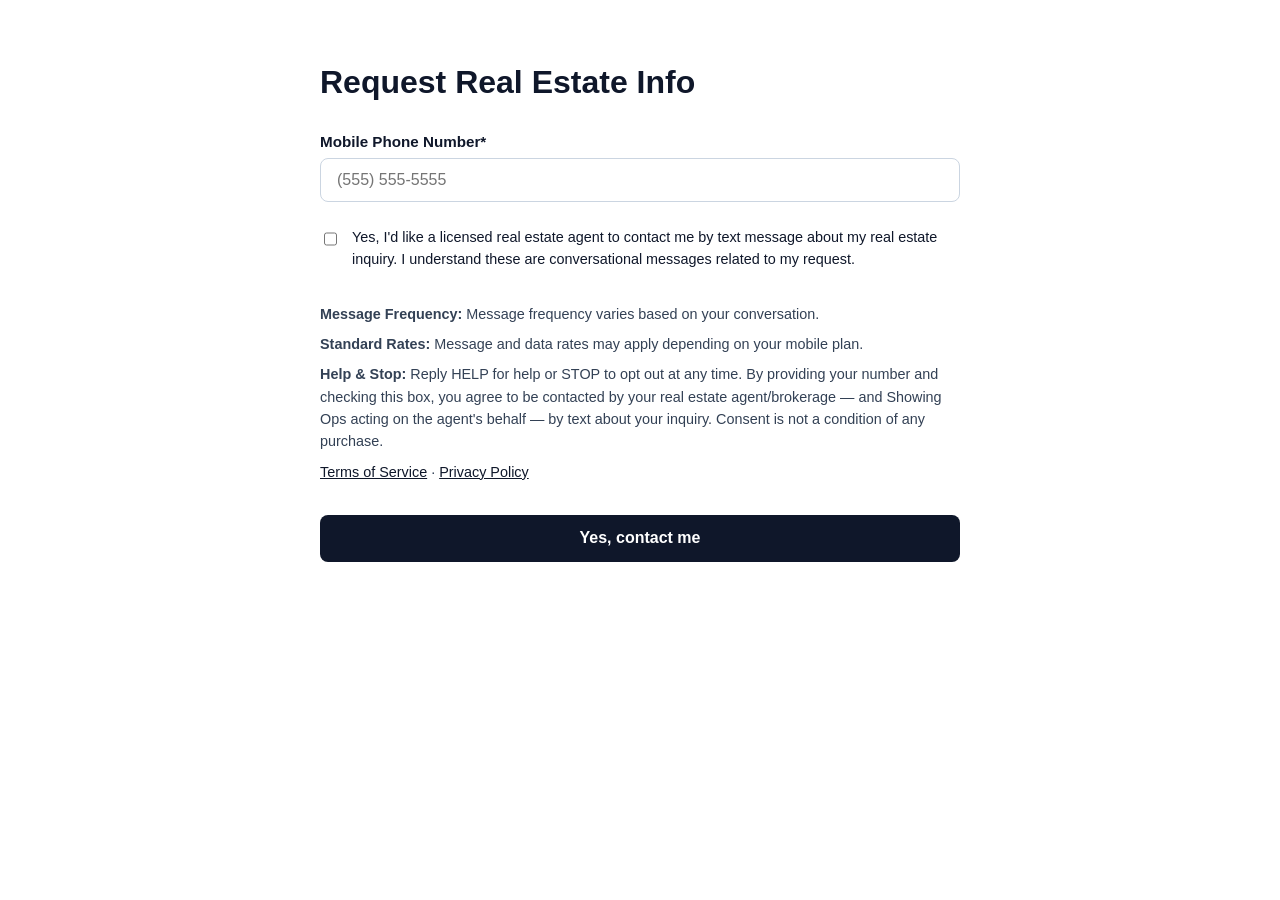
<file: public/lead-optin/index.html>
<!doctype html>
<html lang="en">
<head>
<meta charset="utf-8" />
<meta name="viewport" content="width=device-width, initial-scale=1" />
<title>Request Real Estate Info | Showing Ops</title>
<meta name="description" content="Request to be contacted by a licensed real estate agent by text message about your real estate inquiry." />
<link rel="canonical" href="https://showingops.com/lead-optin" />
<style>
  body { font-family: -apple-system, BlinkMacSystemFont, "Segoe UI", Roboto, sans-serif; background:#fff; color:#0f172a; margin:0; padding:4rem 1.5rem; }
  .wrap { max-width: 640px; margin: 0 auto; }
  h1 { font-size: 2rem; margin: 0 0 2rem; }
  label { display:block; font-weight:600; margin-bottom:.5rem; font-size:.95rem; }
  input[type=tel] { width:100%; box-sizing:border-box; padding:.75rem 1rem; border:1px solid #cbd5e1; border-radius:.5rem; font-size:1rem; }
  .row { display:flex; gap:.75rem; align-items:flex-start; margin: 1.5rem 0; }
  .row input[type=checkbox] { margin-top:.25rem; width:1.15rem; height:1.15rem; }
  .info p { font-size:.9rem; color:#334155; line-height:1.55; margin:.5rem 0; }
  button { width:100%; background:#0f172a; color:#fff; border:0; padding:.9rem 1.25rem; font-size:1rem; font-weight:600; border-radius:.5rem; cursor:pointer; margin-top:1.5rem; }
  a { color:#0f172a; }
</style>
</head>
<body>
<main class="wrap">
  <h1>Request Real Estate Info</h1>
  <form method="post" action="/lead-optin">
    <div>
      <label for="phone">Mobile Phone Number*</label>
      <input id="phone" name="phone" type="tel" required placeholder="(555) 555-5555" autocomplete="tel" />
    </div>
    <div class="row">
      <input id="consent" name="consent" type="checkbox" value="yes" />
      <label for="consent" style="font-weight:400; font-size:.9rem; line-height:1.55;">
        Yes, I'd like a licensed real estate agent to contact me by text message about my real estate inquiry. I understand these are conversational messages related to my request.
      </label>
    </div>
    <div class="info">
      <p><strong>Message Frequency:</strong> Message frequency varies based on your conversation.</p>
      <p><strong>Standard Rates:</strong> Message and data rates may apply depending on your mobile plan.</p>
      <p><strong>Help &amp; Stop:</strong> Reply HELP for help or STOP to opt out at any time. By providing your number and checking this box, you agree to be contacted by your real estate agent/brokerage — and Showing Ops acting on the agent's behalf — by text about your inquiry. Consent is not a condition of any purchase.</p>
      <p><a href="/terms">Terms of Service</a> · <a href="/privacy">Privacy Policy</a></p>
    </div>
    <button type="submit">Yes, contact me</button>
  </form>
</main>
</body>
</html>
</file>
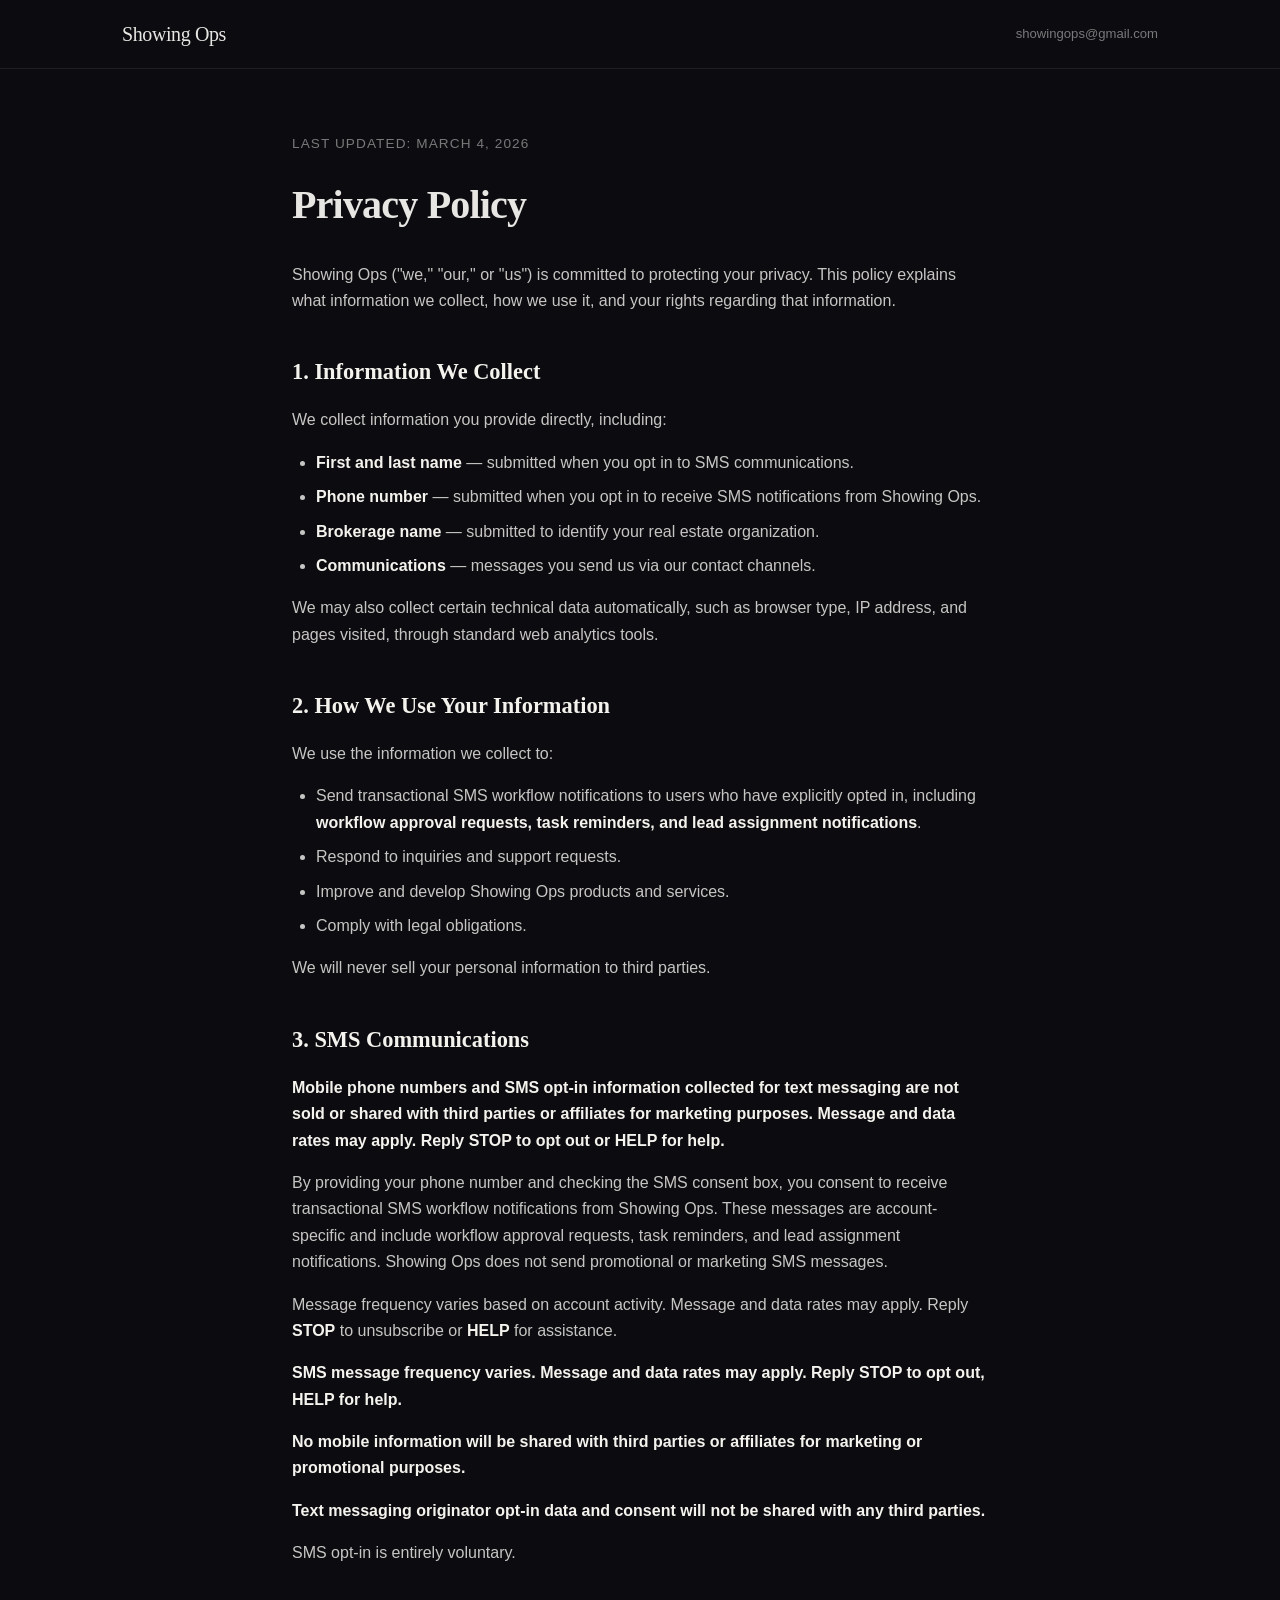
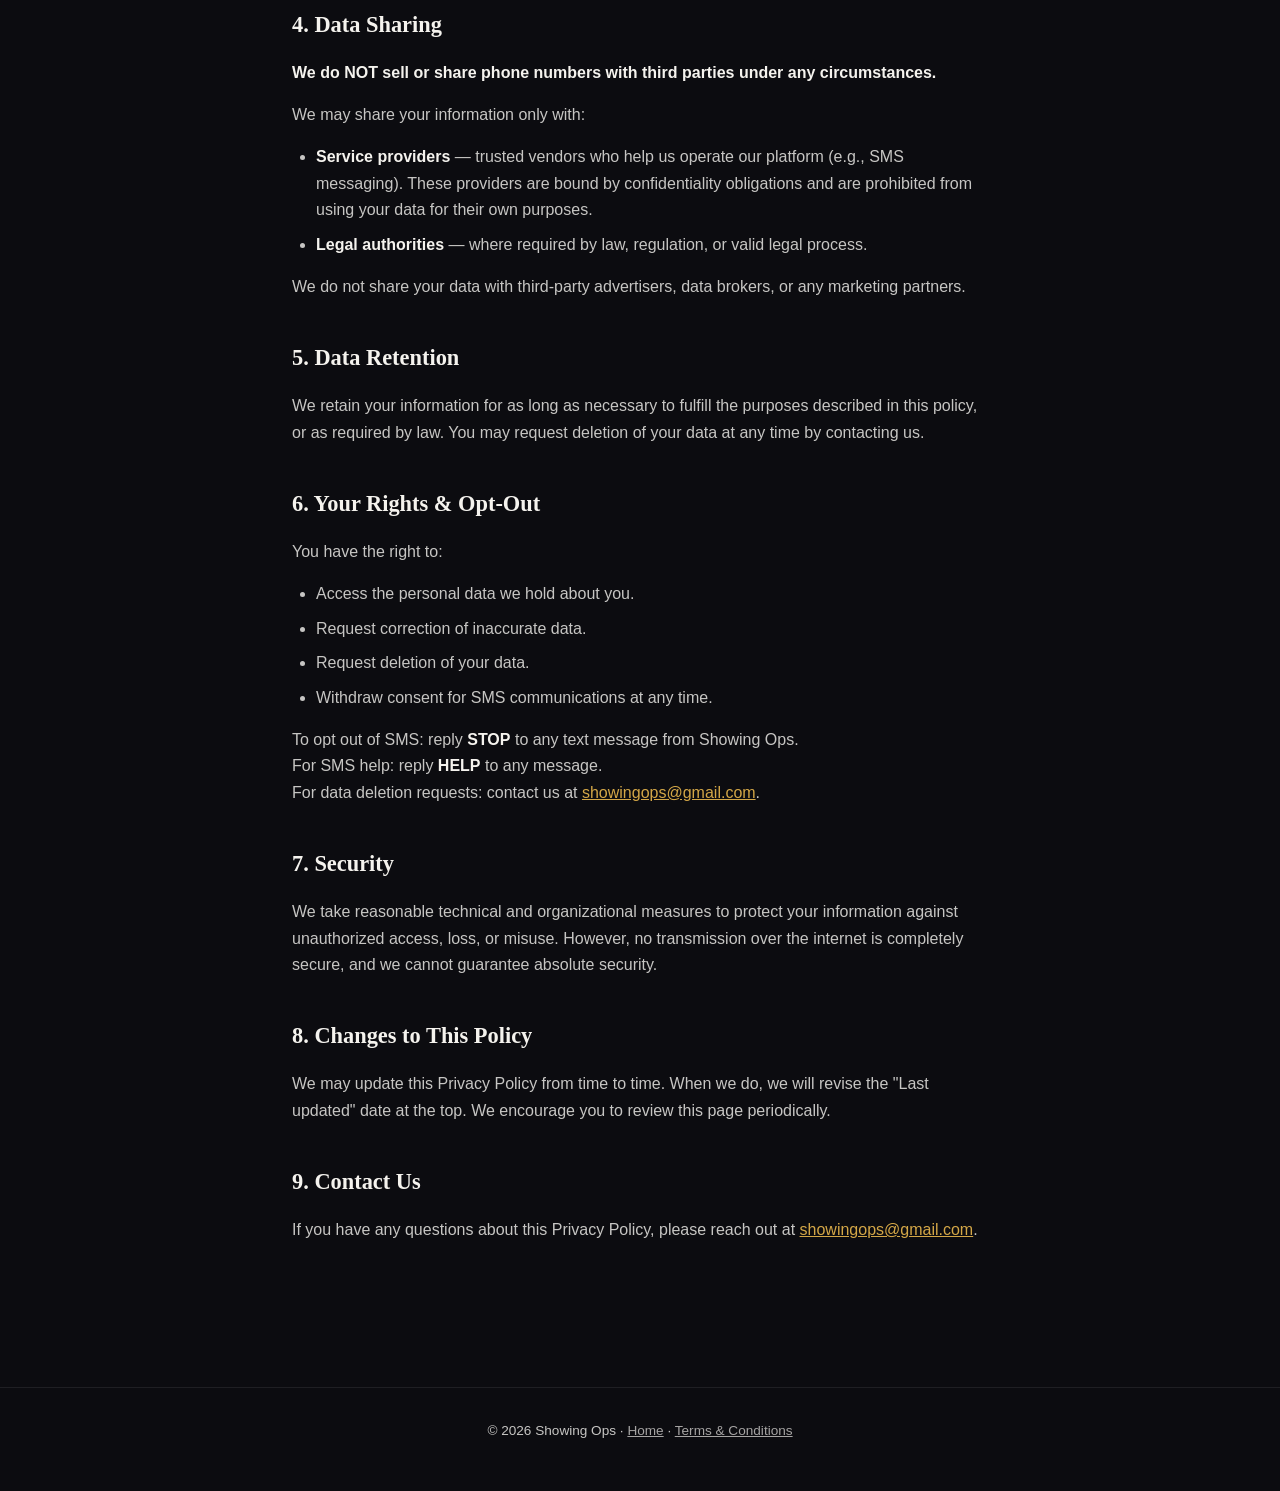
<file: public/privacy/index.html>
<!doctype html>
<html lang="en">
  <head>
    <meta charset="UTF-8" />
    <meta name="viewport" content="width=device-width, initial-scale=1.0" />
    <title>Privacy Policy | Showing Ops</title>
    <meta name="description" content="Showing Ops Privacy Policy. We do not sell or share phone numbers with third parties. SMS opt-in data and consent will not be shared with any third parties." />
    <meta name="robots" content="index, follow" />
    <link rel="canonical" href="https://showingops.com/privacy" />
    <link rel="icon" href="/favicon.png" type="image/png" />
    <style>
      *,*::before,*::after{box-sizing:border-box;margin:0;padding:0}
      body{font-family:-apple-system,BlinkMacSystemFont,'Segoe UI',sans-serif;background:#0c0c10;color:#e8e6e3;line-height:1.65}
      a{color:#d4a747;text-decoration:underline}
      header{border-bottom:1px solid rgba(255,255,255,0.08);background:rgba(12,12,16,0.95)}
      .nav-inner{max-width:1100px;margin:0 auto;padding:1.1rem 2rem;display:flex;align-items:center;justify-content:space-between}
      .logo{font-family:Georgia,'Times New Roman',serif;font-size:1.25rem;color:#e8e6e3;text-decoration:none;letter-spacing:-0.02em}
      .nav-contact{font-size:0.82rem;color:rgba(232,230,227,0.5);text-decoration:none}
      main{max-width:760px;margin:0 auto;padding:4rem 2rem}
      h1{font-family:Georgia,serif;font-size:2.5rem;margin:0.5rem 0 1.5rem;letter-spacing:-0.02em}
      h2{font-family:Georgia,serif;font-size:1.4rem;margin:2.5rem 0 1rem;color:#f5f3ee}
      p,ul{margin-bottom:1rem;color:rgba(232,230,227,0.85)}
      ul{padding-left:1.5rem}
      li{margin-bottom:0.5rem}
      strong{color:#f5f3ee}
      .updated{font-size:0.85rem;color:rgba(232,230,227,0.5);text-transform:uppercase;letter-spacing:0.08em}
      address{font-style:normal;margin-top:0.5rem;color:rgba(232,230,227,0.85)}
      footer{border-top:1px solid rgba(255,255,255,0.08);padding:2rem;text-align:center;font-size:0.85rem;color:rgba(232,230,227,0.5);margin-top:4rem}
      footer a{color:rgba(232,230,227,0.7)}
    </style>
  </head>
  <body>
    <header>
      <div class="nav-inner">
        <a href="/" class="logo">Showing Ops</a>
        <a href="mailto:showingops@gmail.com" class="nav-contact">showingops@gmail.com</a>
      </div>
    </header>

    <main>
      <p class="updated">Last updated: March 4, 2026</p>
      <h1>Privacy Policy</h1>
      <p>Showing Ops ("we," "our," or "us") is committed to protecting your privacy. This policy explains what information we collect, how we use it, and your rights regarding that information.</p>

      <h2>1. Information We Collect</h2>
      <p>We collect information you provide directly, including:</p>
      <ul>
        <li><strong>First and last name</strong> — submitted when you opt in to SMS communications.</li>
        <li><strong>Phone number</strong> — submitted when you opt in to receive SMS notifications from Showing Ops.</li>
        <li><strong>Brokerage name</strong> — submitted to identify your real estate organization.</li>
        <li><strong>Communications</strong> — messages you send us via our contact channels.</li>
      </ul>
      <p>We may also collect certain technical data automatically, such as browser type, IP address, and pages visited, through standard web analytics tools.</p>

      <h2>2. How We Use Your Information</h2>
      <p>We use the information we collect to:</p>
      <ul>
        <li>Send transactional SMS workflow notifications to users who have explicitly opted in, including <strong>workflow approval requests, task reminders, and lead assignment notifications</strong>.</li>
        <li>Respond to inquiries and support requests.</li>
        <li>Improve and develop Showing Ops products and services.</li>
        <li>Comply with legal obligations.</li>
      </ul>
      <p>We will never sell your personal information to third parties.</p>

      <h2>3. SMS Communications</h2>
      <p><strong>Mobile phone numbers and SMS opt-in information collected for text messaging are not sold or shared with third parties or affiliates for marketing purposes. Message and data rates may apply. Reply STOP to opt out or HELP for help.</strong></p>
      <p>By providing your phone number and checking the SMS consent box, you consent to receive transactional SMS workflow notifications from Showing Ops. These messages are account-specific and include workflow approval requests, task reminders, and lead assignment notifications. Showing Ops does not send promotional or marketing SMS messages.</p>
      <p>Message frequency varies based on account activity. Message and data rates may apply. Reply <strong>STOP</strong> to unsubscribe or <strong>HELP</strong> for assistance.</p>
      <p><strong>SMS message frequency varies. Message and data rates may apply. Reply STOP to opt out, HELP for help.</strong></p>
      <p><strong>No mobile information will be shared with third parties or affiliates for marketing or promotional purposes.</strong></p>
      <p><strong>Text messaging originator opt-in data and consent will not be shared with any third parties.</strong></p>
      <p>SMS opt-in is entirely voluntary.</p>

      <h2>4. Data Sharing</h2>
      <p><strong>We do NOT sell or share phone numbers with third parties under any circumstances.</strong></p>
      <p>We may share your information only with:</p>
      <ul>
        <li><strong>Service providers</strong> — trusted vendors who help us operate our platform (e.g., SMS messaging). These providers are bound by confidentiality obligations and are prohibited from using your data for their own purposes.</li>
        <li><strong>Legal authorities</strong> — where required by law, regulation, or valid legal process.</li>
      </ul>
      <p>We do not share your data with third-party advertisers, data brokers, or any marketing partners.</p>

      <h2>5. Data Retention</h2>
      <p>We retain your information for as long as necessary to fulfill the purposes described in this policy, or as required by law. You may request deletion of your data at any time by contacting us.</p>

      <h2>6. Your Rights &amp; Opt-Out</h2>
      <p>You have the right to:</p>
      <ul>
        <li>Access the personal data we hold about you.</li>
        <li>Request correction of inaccurate data.</li>
        <li>Request deletion of your data.</li>
        <li>Withdraw consent for SMS communications at any time.</li>
      </ul>
      <p>
        To opt out of SMS: reply <strong>STOP</strong> to any text message from Showing Ops.<br />
        For SMS help: reply <strong>HELP</strong> to any message.<br />
        For data deletion requests: contact us at <a href="mailto:showingops@gmail.com">showingops@gmail.com</a>.
      </p>

      <h2>7. Security</h2>
      <p>We take reasonable technical and organizational measures to protect your information against unauthorized access, loss, or misuse. However, no transmission over the internet is completely secure, and we cannot guarantee absolute security.</p>

      <h2>8. Changes to This Policy</h2>
      <p>We may update this Privacy Policy from time to time. When we do, we will revise the "Last updated" date at the top. We encourage you to review this page periodically.</p>

      <h2>9. Contact Us</h2>
      <p>If you have any questions about this Privacy Policy, please reach out at <a href="mailto:showingops@gmail.com">showingops@gmail.com</a>.</p>
    </main>

    <footer>
      <p>&copy; 2026 Showing Ops · <a href="/">Home</a> · <a href="/terms">Terms &amp; Conditions</a></p>
    </footer>
  </body>
</html>
</file>
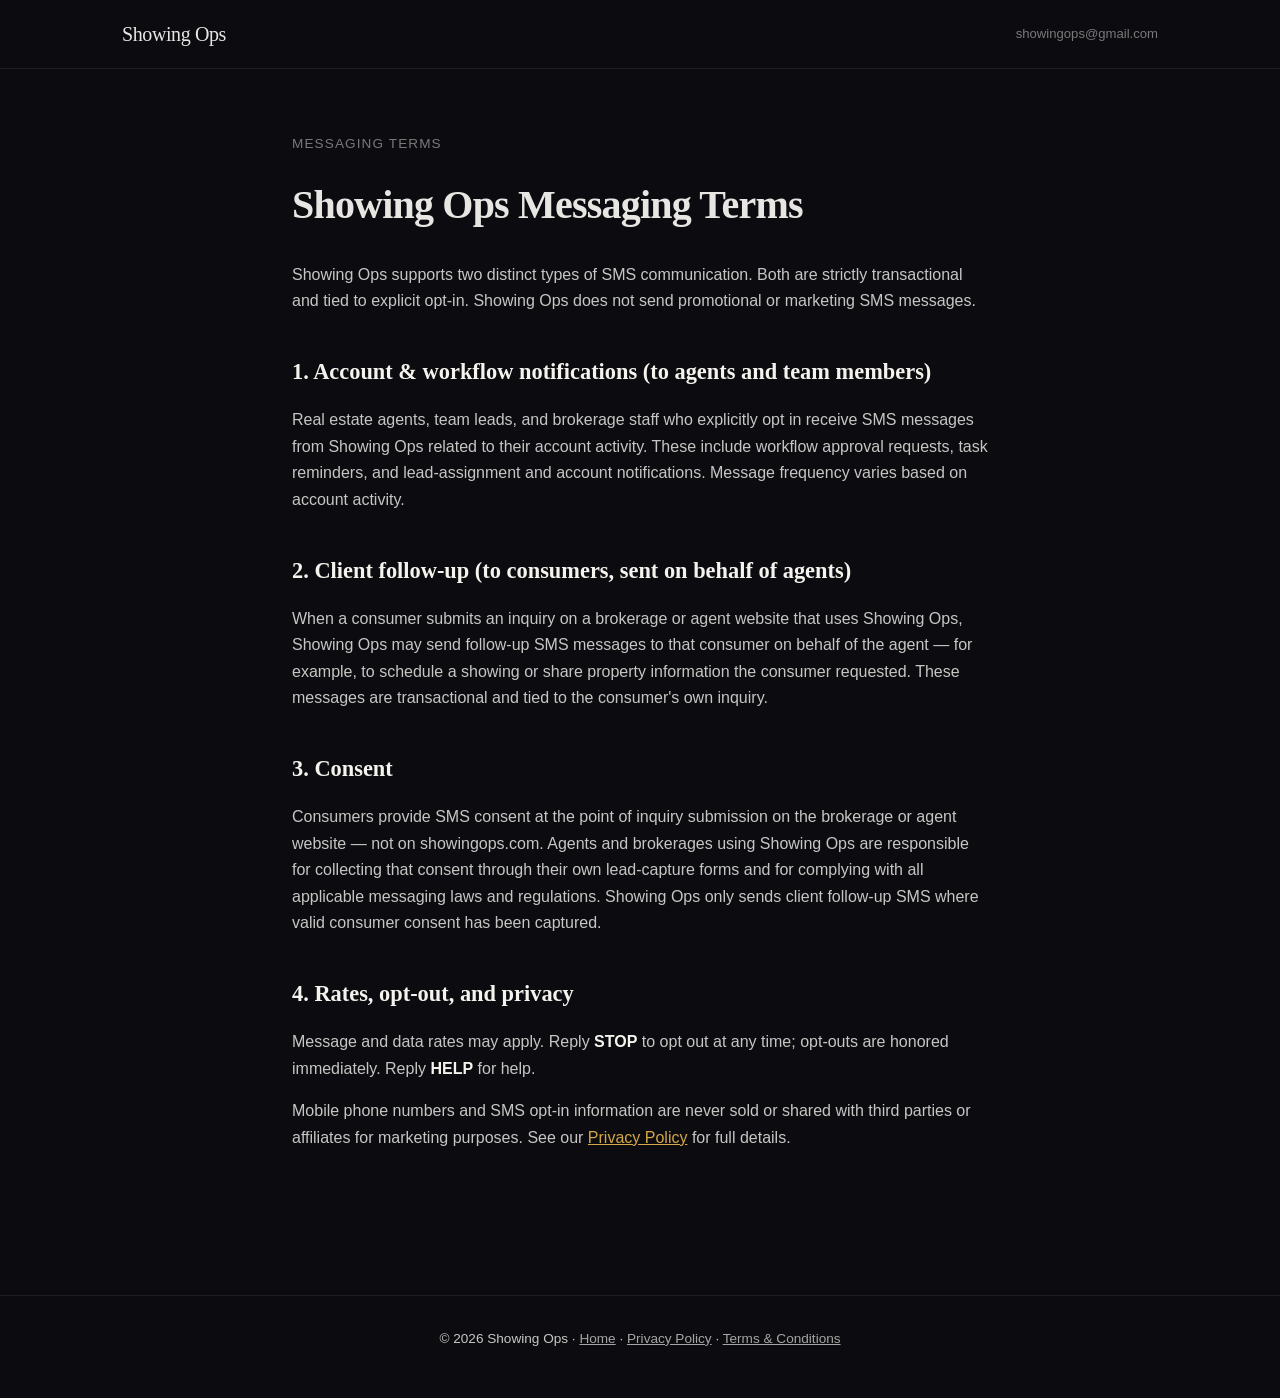
<file: public/sms-opt-in/index.html>
<!doctype html>
<html lang="en">
  <head>
    <meta charset="UTF-8" />
    <meta name="viewport" content="width=device-width, initial-scale=1.0" />
    <title>Messaging Terms | Showing Ops</title>
    <meta name="description" content="Showing Ops Messaging Terms. Transactional SMS only: account & workflow notifications to opted-in agents, and client follow-up to consumers who provided consent at inquiry." />
    <meta name="robots" content="index, follow" />
    <link rel="canonical" href="https://showingops.com/sms-opt-in" />
    <link rel="icon" href="/favicon.png" type="image/png" />
    <style>
      *,*::before,*::after{box-sizing:border-box;margin:0;padding:0}
      body{font-family:-apple-system,BlinkMacSystemFont,'Segoe UI',sans-serif;background:#0c0c10;color:#e8e6e3;line-height:1.65}
      a{color:#d4a747;text-decoration:underline}
      header{border-bottom:1px solid rgba(255,255,255,0.08);background:rgba(12,12,16,0.95)}
      .nav-inner{max-width:1100px;margin:0 auto;padding:1.1rem 2rem;display:flex;align-items:center;justify-content:space-between}
      .logo{font-family:Georgia,'Times New Roman',serif;font-size:1.25rem;color:#e8e6e3;text-decoration:none;letter-spacing:-0.02em}
      .nav-contact{font-size:0.82rem;color:rgba(232,230,227,0.5);text-decoration:none}
      main{max-width:760px;margin:0 auto;padding:4rem 2rem}
      h1{font-family:Georgia,serif;font-size:2.5rem;margin:0.5rem 0 1.5rem;letter-spacing:-0.02em}
      h2{font-family:Georgia,serif;font-size:1.4rem;margin:2.5rem 0 1rem;color:#f5f3ee}
      p{margin-bottom:1rem;color:rgba(232,230,227,0.85)}
      strong{color:#f5f3ee}
      .updated{font-size:0.85rem;color:rgba(232,230,227,0.5);text-transform:uppercase;letter-spacing:0.08em}
      footer{border-top:1px solid rgba(255,255,255,0.08);padding:2rem;text-align:center;font-size:0.85rem;color:rgba(232,230,227,0.5);margin-top:4rem}
      footer a{color:rgba(232,230,227,0.7)}
    </style>
  </head>
  <body>
    <header>
      <div class="nav-inner">
        <a href="/" class="logo">Showing Ops</a>
        <a href="mailto:showingops@gmail.com" class="nav-contact">showingops@gmail.com</a>
      </div>
    </header>

    <main>
      <p class="updated">Messaging Terms</p>
      <h1>Showing Ops Messaging Terms</h1>
      <p>Showing Ops supports two distinct types of SMS communication. Both are strictly transactional and tied to explicit opt-in. Showing Ops does not send promotional or marketing SMS messages.</p>

      <h2>1. Account &amp; workflow notifications (to agents and team members)</h2>
      <p>Real estate agents, team leads, and brokerage staff who explicitly opt in receive SMS messages from Showing Ops related to their account activity. These include workflow approval requests, task reminders, and lead-assignment and account notifications. Message frequency varies based on account activity.</p>

      <h2>2. Client follow-up (to consumers, sent on behalf of agents)</h2>
      <p>When a consumer submits an inquiry on a brokerage or agent website that uses Showing Ops, Showing Ops may send follow-up SMS messages to that consumer on behalf of the agent — for example, to schedule a showing or share property information the consumer requested. These messages are transactional and tied to the consumer's own inquiry.</p>

      <h2>3. Consent</h2>
      <p>Consumers provide SMS consent at the point of inquiry submission on the brokerage or agent website — not on showingops.com. Agents and brokerages using Showing Ops are responsible for collecting that consent through their own lead-capture forms and for complying with all applicable messaging laws and regulations. Showing Ops only sends client follow-up SMS where valid consumer consent has been captured.</p>

      <h2>4. Rates, opt-out, and privacy</h2>
      <p>Message and data rates may apply. Reply <strong>STOP</strong> to opt out at any time; opt-outs are honored immediately. Reply <strong>HELP</strong> for help.</p>
      <p>Mobile phone numbers and SMS opt-in information are never sold or shared with third parties or affiliates for marketing purposes. See our <a href="/privacy">Privacy Policy</a> for full details.</p>
    </main>

    <footer>
      <p>&copy; 2026 Showing Ops · <a href="/">Home</a> · <a href="/privacy">Privacy Policy</a> · <a href="/terms">Terms &amp; Conditions</a></p>
    </footer>
  </body>
</html>
</file>
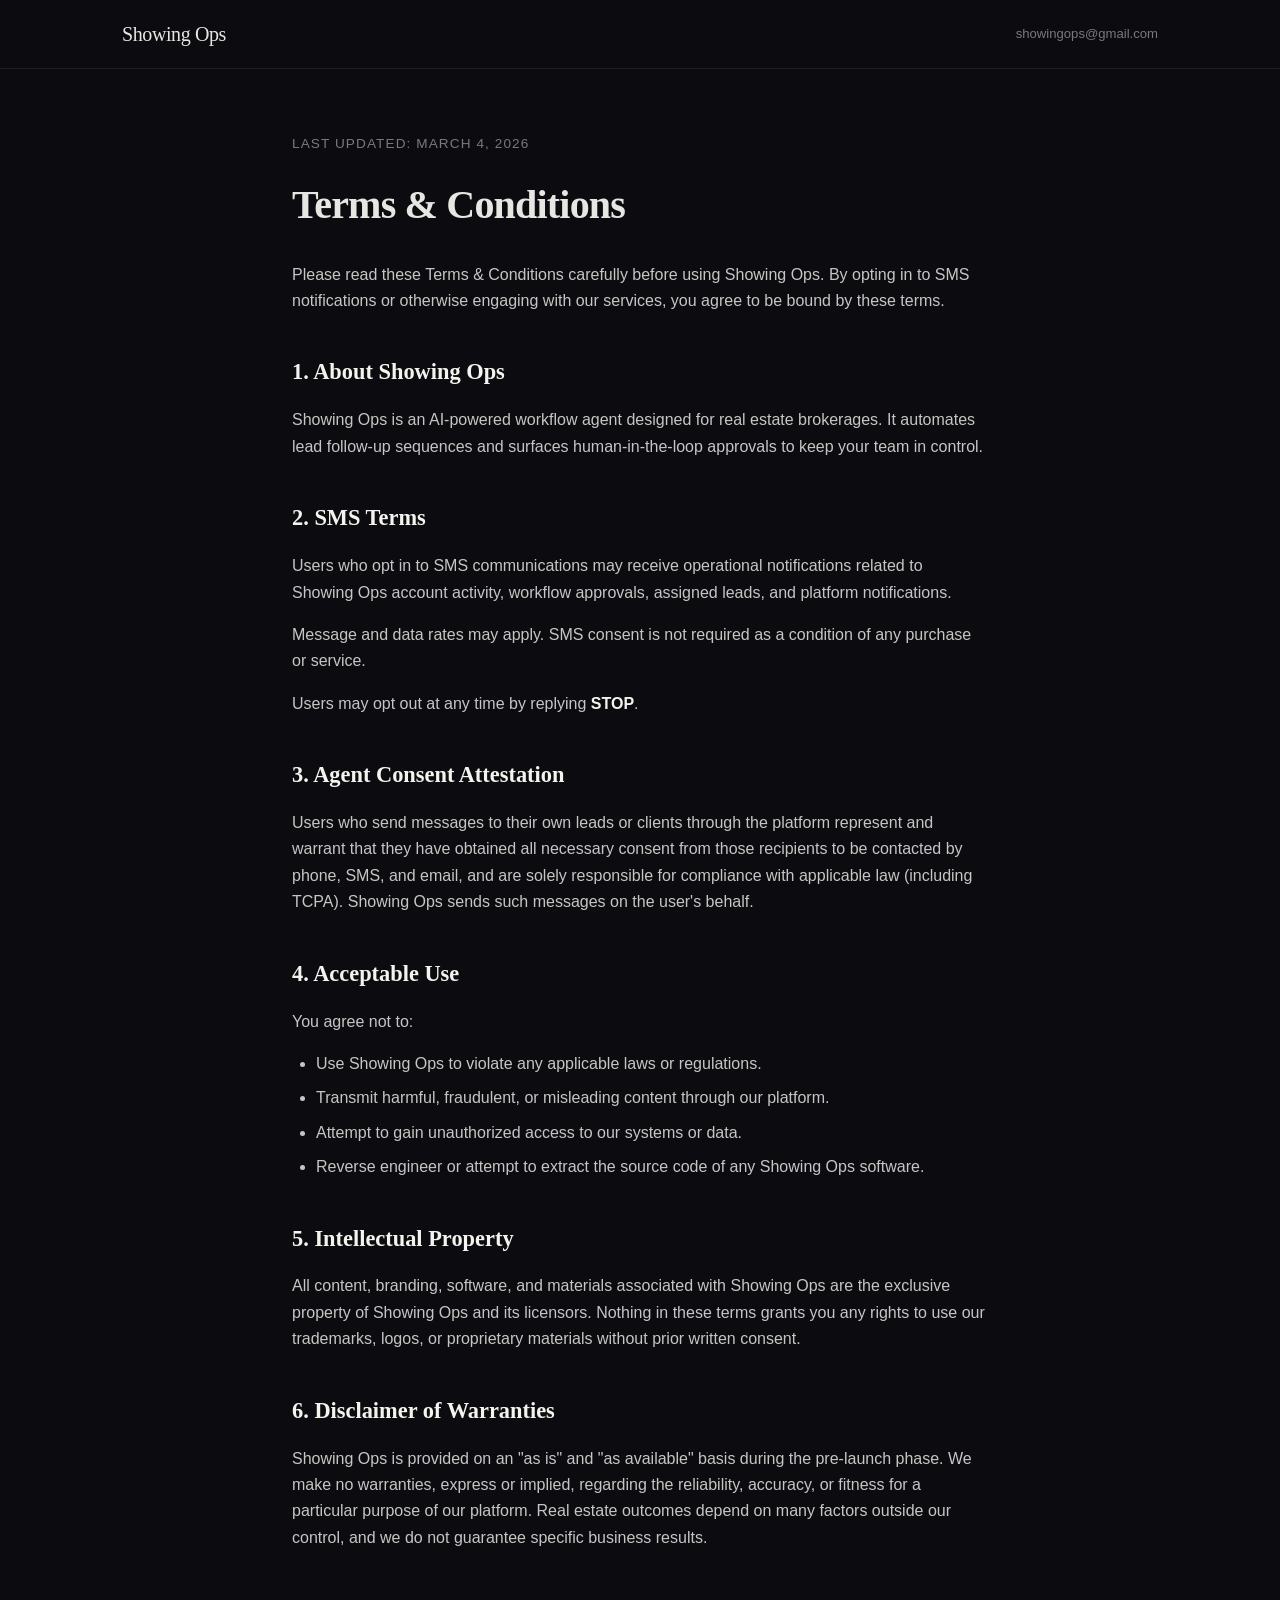
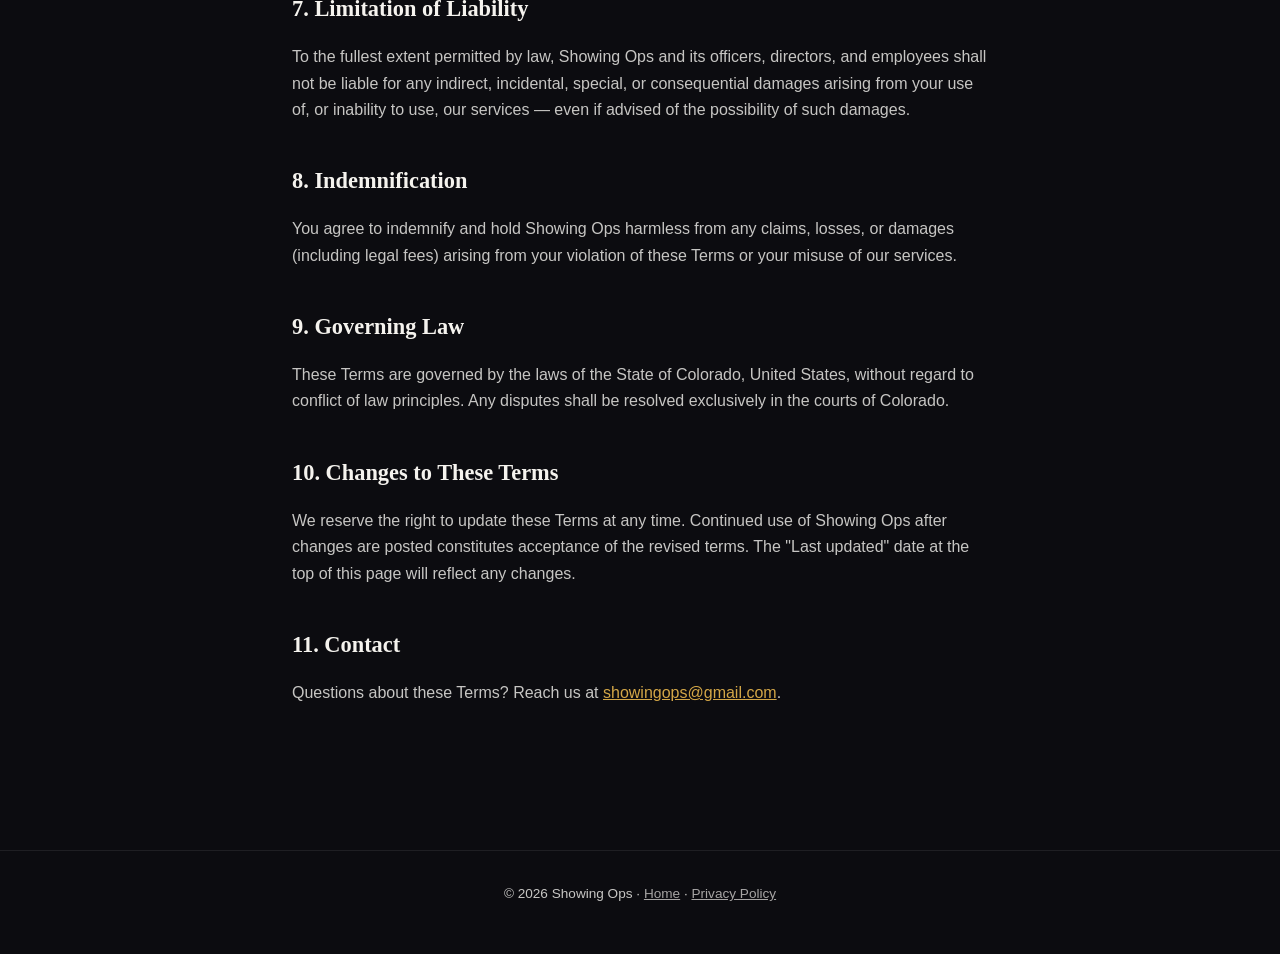
<file: public/terms/index.html>
<!doctype html>
<html lang="en">
  <head>
    <meta charset="UTF-8" />
    <meta name="viewport" content="width=device-width, initial-scale=1.0" />
    <title>Terms &amp; Conditions | Showing Ops</title>
    <meta name="description" content="Showing Ops Terms and Conditions, including SMS Terms. Users may opt out at any time by replying STOP. Message and data rates may apply." />
    <meta name="robots" content="index, follow" />
    <link rel="canonical" href="https://showingops.com/terms" />
    <link rel="icon" href="/favicon.png" type="image/png" />
    <style>
      *,*::before,*::after{box-sizing:border-box;margin:0;padding:0}
      body{font-family:-apple-system,BlinkMacSystemFont,'Segoe UI',sans-serif;background:#0c0c10;color:#e8e6e3;line-height:1.65}
      a{color:#d4a747;text-decoration:underline}
      header{border-bottom:1px solid rgba(255,255,255,0.08);background:rgba(12,12,16,0.95)}
      .nav-inner{max-width:1100px;margin:0 auto;padding:1.1rem 2rem;display:flex;align-items:center;justify-content:space-between}
      .logo{font-family:Georgia,'Times New Roman',serif;font-size:1.25rem;color:#e8e6e3;text-decoration:none;letter-spacing:-0.02em}
      .nav-contact{font-size:0.82rem;color:rgba(232,230,227,0.5);text-decoration:none}
      main{max-width:760px;margin:0 auto;padding:4rem 2rem}
      h1{font-family:Georgia,serif;font-size:2.5rem;margin:0.5rem 0 1.5rem;letter-spacing:-0.02em}
      h2{font-family:Georgia,serif;font-size:1.4rem;margin:2.5rem 0 1rem;color:#f5f3ee}
      p,ul{margin-bottom:1rem;color:rgba(232,230,227,0.85)}
      ul{padding-left:1.5rem}
      li{margin-bottom:0.5rem}
      strong{color:#f5f3ee}
      .updated{font-size:0.85rem;color:rgba(232,230,227,0.5);text-transform:uppercase;letter-spacing:0.08em}
      address{font-style:normal;margin-top:0.5rem;color:rgba(232,230,227,0.85)}
      footer{border-top:1px solid rgba(255,255,255,0.08);padding:2rem;text-align:center;font-size:0.85rem;color:rgba(232,230,227,0.5);margin-top:4rem}
      footer a{color:rgba(232,230,227,0.7)}
    </style>
  </head>
  <body>
    <header>
      <div class="nav-inner">
        <a href="/" class="logo">Showing Ops</a>
        <a href="mailto:showingops@gmail.com" class="nav-contact">showingops@gmail.com</a>
      </div>
    </header>

    <main>
      <p class="updated">Last updated: March 4, 2026</p>
      <h1>Terms &amp; Conditions</h1>
      <p>Please read these Terms &amp; Conditions carefully before using Showing Ops. By opting in to SMS notifications or otherwise engaging with our services, you agree to be bound by these terms.</p>

      <h2>1. About Showing Ops</h2>
      <p>Showing Ops is an AI-powered workflow agent designed for real estate brokerages. It automates lead follow-up sequences and surfaces human-in-the-loop approvals to keep your team in control.</p>

      <h2>2. SMS Terms</h2>
      <p>Users who opt in to SMS communications may receive operational notifications related to Showing Ops account activity, workflow approvals, assigned leads, and platform notifications.</p>
      <p>Message and data rates may apply. SMS consent is not required as a condition of any purchase or service.</p>
      <p>Users may opt out at any time by replying <strong>STOP</strong>.</p>

      <h2>3. Agent Consent Attestation</h2>
      <p>Users who send messages to their own leads or clients through the platform represent and warrant that they have obtained all necessary consent from those recipients to be contacted by phone, SMS, and email, and are solely responsible for compliance with applicable law (including TCPA). Showing Ops sends such messages on the user's behalf.</p>

      <h2>4. Acceptable Use</h2>
      <p>You agree not to:</p>
      <ul>
        <li>Use Showing Ops to violate any applicable laws or regulations.</li>
        <li>Transmit harmful, fraudulent, or misleading content through our platform.</li>
        <li>Attempt to gain unauthorized access to our systems or data.</li>
        <li>Reverse engineer or attempt to extract the source code of any Showing Ops software.</li>
      </ul>

      <h2>5. Intellectual Property</h2>
      <p>All content, branding, software, and materials associated with Showing Ops are the exclusive property of Showing Ops and its licensors. Nothing in these terms grants you any rights to use our trademarks, logos, or proprietary materials without prior written consent.</p>

      <h2>6. Disclaimer of Warranties</h2>
      <p>Showing Ops is provided on an "as is" and "as available" basis during the pre-launch phase. We make no warranties, express or implied, regarding the reliability, accuracy, or fitness for a particular purpose of our platform. Real estate outcomes depend on many factors outside our control, and we do not guarantee specific business results.</p>

      <h2>7. Limitation of Liability</h2>
      <p>To the fullest extent permitted by law, Showing Ops and its officers, directors, and employees shall not be liable for any indirect, incidental, special, or consequential damages arising from your use of, or inability to use, our services — even if advised of the possibility of such damages.</p>

      <h2>8. Indemnification</h2>
      <p>You agree to indemnify and hold Showing Ops harmless from any claims, losses, or damages (including legal fees) arising from your violation of these Terms or your misuse of our services.</p>

      <h2>9. Governing Law</h2>
      <p>These Terms are governed by the laws of the State of Colorado, United States, without regard to conflict of law principles. Any disputes shall be resolved exclusively in the courts of Colorado.</p>

      <h2>10. Changes to These Terms</h2>
      <p>We reserve the right to update these Terms at any time. Continued use of Showing Ops after changes are posted constitutes acceptance of the revised terms. The "Last updated" date at the top of this page will reflect any changes.</p>

      <h2>11. Contact</h2>
      <p>Questions about these Terms? Reach us at <a href="mailto:showingops@gmail.com">showingops@gmail.com</a>.</p>
    </main>

    <footer>
      <p>&copy; 2026 Showing Ops · <a href="/">Home</a> · <a href="/privacy-policy">Privacy Policy</a></p>
    </footer>
  </body>
</html>
</file>
